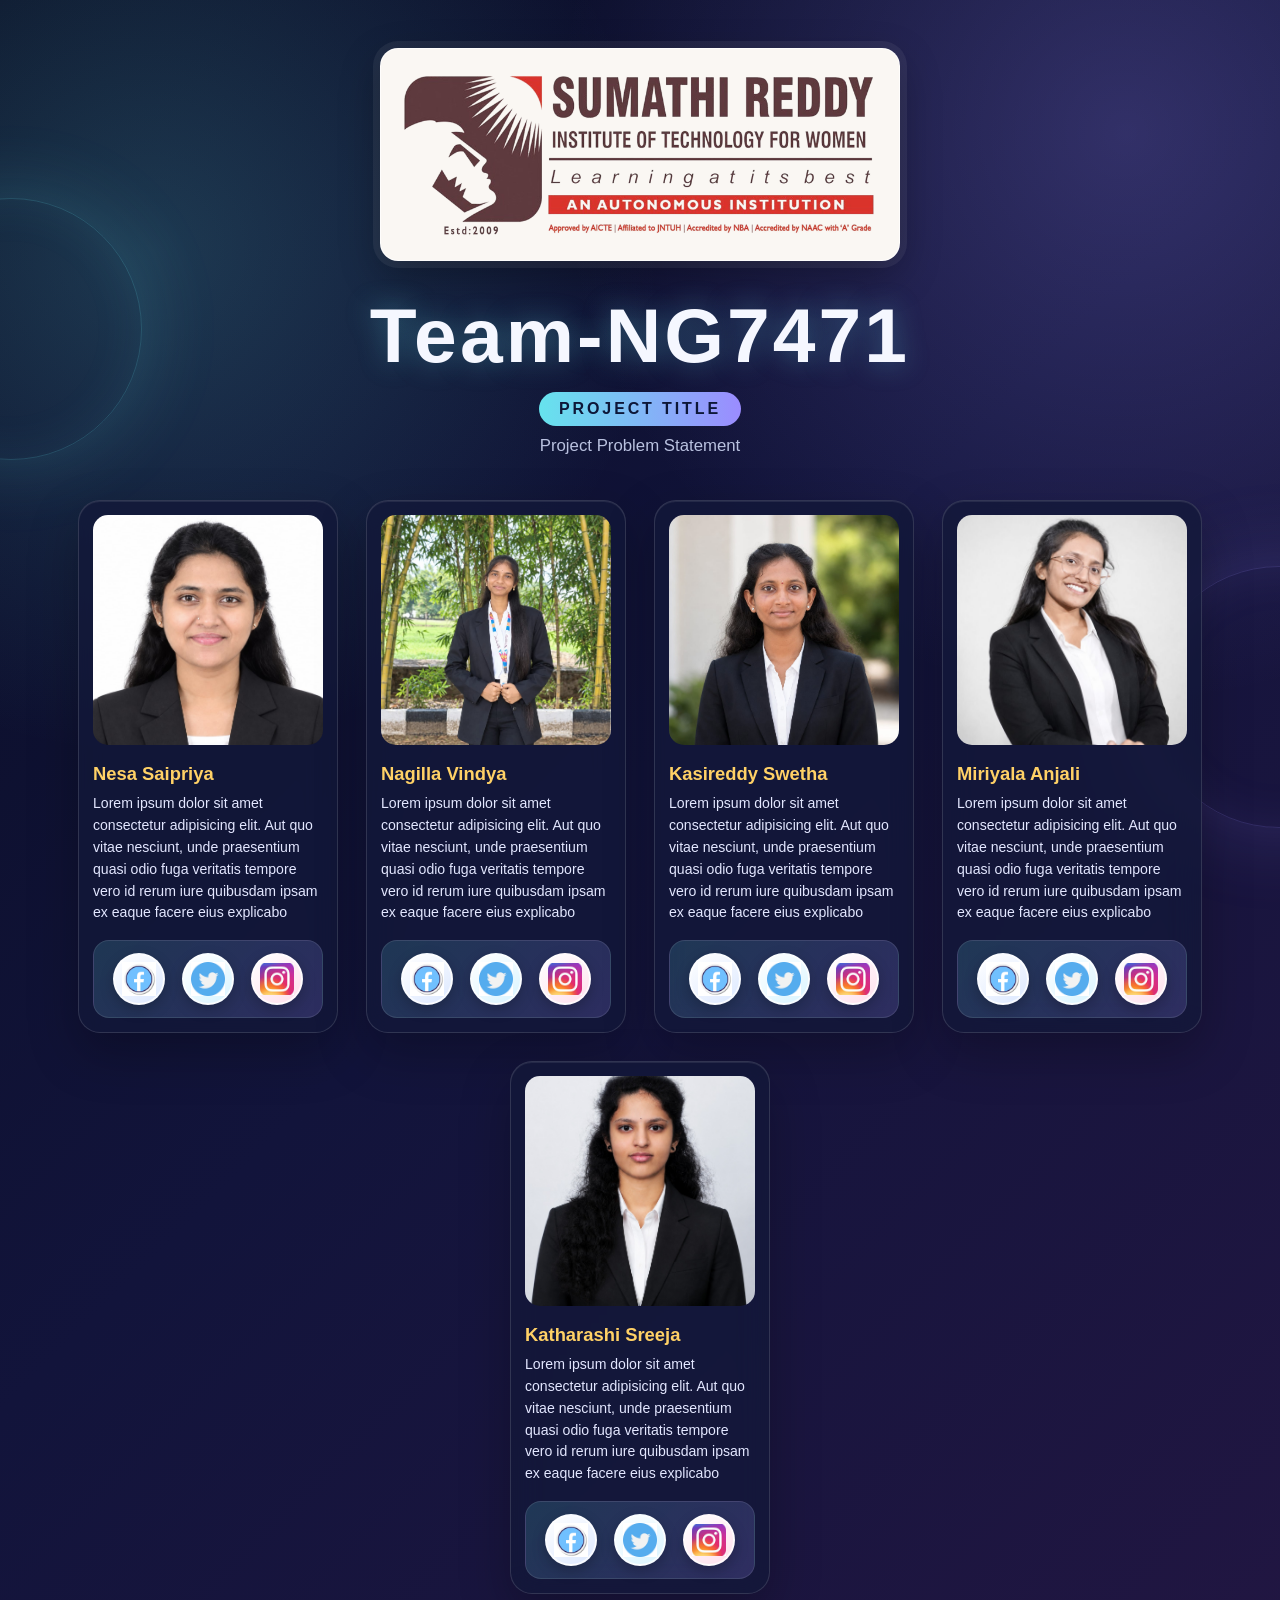
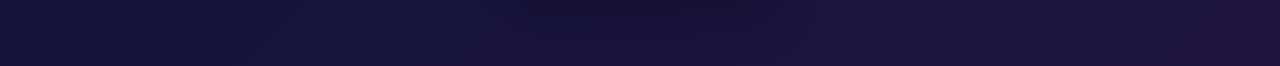
<file: index.html>
<!DOCTYPE html>
<html lang="en">
<head>
    <meta charset="UTF-8">
    <meta name="viewport" content="width=device-width, initial-scale=1.0">
    <title>Team-NG7471</title>
    <link rel="stylesheet" href="index.css">
</head>
<body>
    <img src="clglogo.png" alt="">
    <div class="title">
        <h1>Team-NG7471</h1>
        <h2>Project Title</h2>
        <p>Project Problem Statement</p>
   </div>
   <div class="container">
    <div class="card">
        <img src="img1.jpeg" alt="">
        <div class="content">
            <h3>Nesa Saipriya</h3>
            <p>Lorem ipsum dolor sit amet consectetur adipisicing elit. Aut quo vitae nesciunt, unde praesentium quasi odio fuga veritatis tempore vero id rerum iure quibusdam ipsam ex eaque facere eius explicabo </p>
            <div class="social-icon">
                <div class="icon">
                    <img src="iconf.png" alt="">
                </div>
                <div class="icon">
                    <img src="icont.png" alt="">
                </div>
                <div class="icon">
                    <img src="iconi.jpeg" alt="">
                </div>
            </div>
        </div>
    </div>
    <div class="card">
        <img src="img2.jpeg" alt="">
        <div class="content">
            <h3>Nagilla Vindya</h3>
            <p>Lorem ipsum dolor sit amet consectetur adipisicing elit. Aut quo vitae nesciunt, unde praesentium quasi odio fuga veritatis tempore vero id rerum iure quibusdam ipsam ex eaque facere eius explicabo </p>
            <div class="social-icon">
                <div class="icon">
                    <img src="iconf.png" alt="">
                </div>
                <div class="icon">
                    <img src="icont.png" alt="">
                </div>
                <div class="icon">
                    <img src="iconi.jpeg" alt="">
                </div>
            </div>
        </div>
    </div>
    <div class="card">
        <img src="img3.jpeg" alt="">
        <div class="content">
            <h3>Kasireddy Swetha</h3>
            <p>Lorem ipsum dolor sit amet consectetur adipisicing elit. Aut quo vitae nesciunt, unde praesentium quasi odio fuga veritatis tempore vero id rerum iure quibusdam ipsam ex eaque facere eius explicabo </p>
            <div class="social-icon">
                <div class="icon">
                    <img src="iconf.png" alt="">
                </div>
                <div class="icon">
                    <img src="icont.png" alt="">
                </div>
                <div class="icon">
                    <img src="iconi.jpeg" alt="">
                </div>
            </div>
        </div>
    </div>
    <div class="card">
        <img src="img4.jpeg" alt="">
        <div class="content">
            <h3>Miriyala Anjali</h3>
            <p>Lorem ipsum dolor sit amet consectetur adipisicing elit. Aut quo vitae nesciunt, unde praesentium quasi odio fuga veritatis tempore vero id rerum iure quibusdam ipsam ex eaque facere eius explicabo </p>
            <div class="social-icon">
                <div class="icon">
                    <img src="iconf.png" alt="">
                </div>
                <div class="icon">
                    <img src="icont.png" alt="">
                </div>
                <div class="icon">
                    <img src="iconi.jpeg" alt="">
                </div>
            </div>
        </div>
    </div>
    <div class="card">
        <img src="img5.jpeg" alt="">
        <div class="content">
            <h3>Katharashi Sreeja</h3>
            <p>Lorem ipsum dolor sit amet consectetur adipisicing elit. Aut quo vitae nesciunt, unde praesentium quasi odio fuga veritatis tempore vero id rerum iure quibusdam ipsam ex eaque facere eius explicabo </p>
            <div class="social-icon">
                <div class="icon">
                    <img src="iconf.png" alt="">
                </div>
                <div class="icon">
                    <img src="icont.png" alt="">
                </div>
                <div class="icon">
                    <img src="iconi.jpeg" alt="">
                </div>
            </div>
        </div>
    </div>
   </div>

    
</body>
</html>
</file>
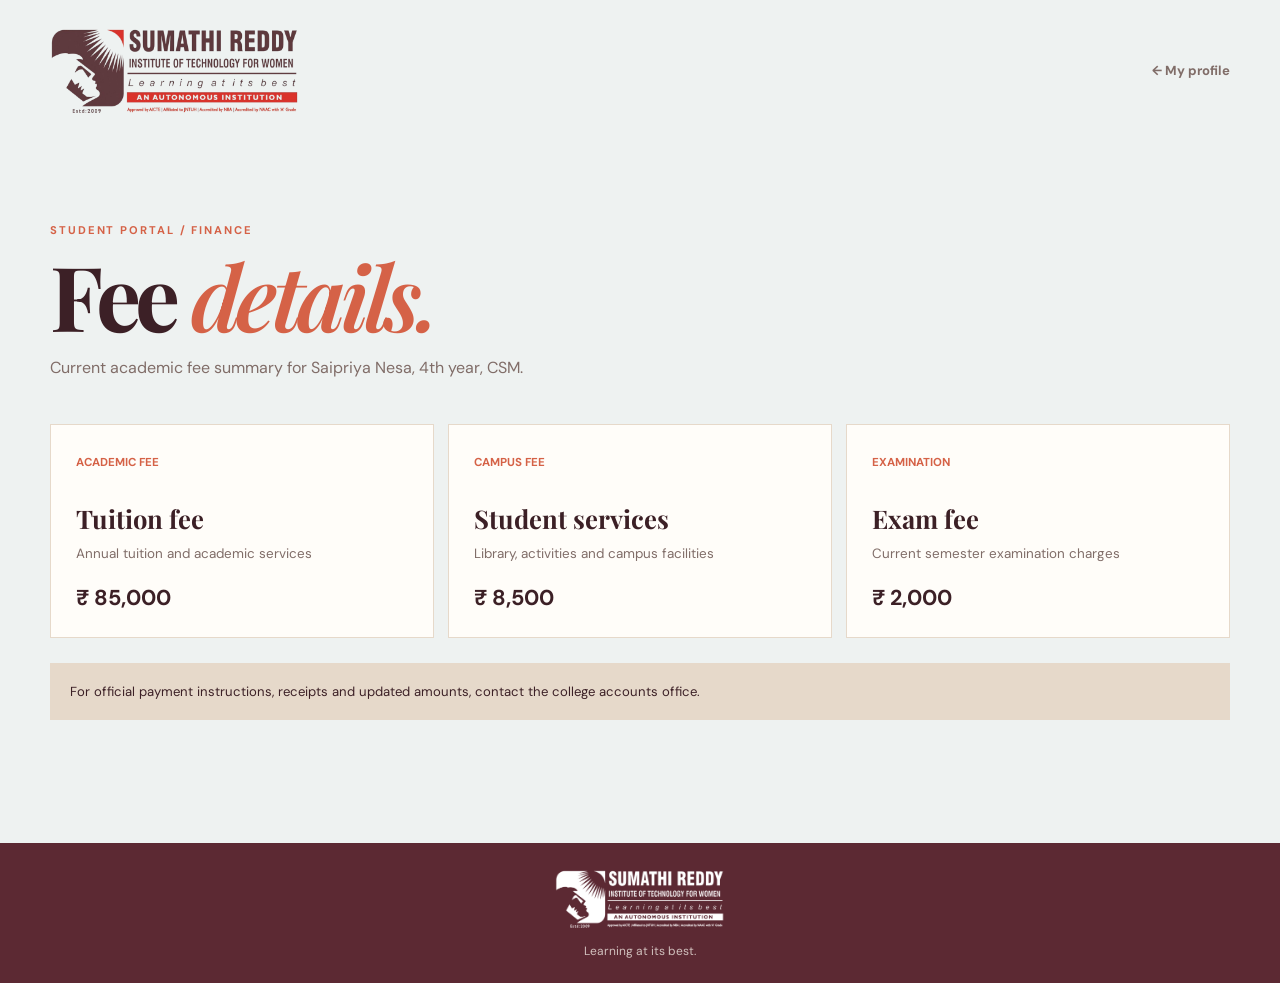
<file: fees.html>
<!DOCTYPE html>
<html lang="en">
<head>
    <meta charset="UTF-8">
    <meta name="viewport" content="width=device-width, initial-scale=1.0">
    <title>Fee Details | SRITW</title>
    <link rel="preconnect" href="https://fonts.googleapis.com">
    <link rel="preconnect" href="https://fonts.gstatic.com" crossorigin>
    <link href="https://fonts.googleapis.com/css2?family=DM+Sans:wght@400;500;600;700&family=Playfair+Display:wght@600;700&display=swap" rel="stylesheet">
    <link rel="stylesheet" href="portal.css">
</head>
<body>
    <header class="portal-header"><a class="portal-logo" href="index2.html"><img src="clglogo.png" alt="Sumathi Reddy Institute of Technology for Women"></a><a class="portal-home" href="profile.html">← My profile</a></header>
    <main class="detail-shell">
        <section class="detail-heading"><p class="eyebrow">Student portal / Finance</p><h1>Fee <em>details.</em></h1><p>Current academic fee summary for Saipriya Nesa, 4th year, CSM.</p></section>
        <section class="detail-grid">
            <article class="detail-card"><b>ACADEMIC FEE</b><h2>Tuition fee</h2><p>Annual tuition and academic services</p><strong>₹ 85,000</strong></article>
            <article class="detail-card"><b>CAMPUS FEE</b><h2>Student services</h2><p>Library, activities and campus facilities</p><strong>₹ 8,500</strong></article>
            <article class="detail-card"><b>EXAMINATION</b><h2>Exam fee</h2><p>Current semester examination charges</p><strong>₹ 2,000</strong></article>
        </section>
        <p class="detail-note">For official payment instructions, receipts and updated amounts, contact the college accounts office.</p>
    </main>
    <footer class="portal-footer"><img src="clglogo.png" alt="SRITW logo"><p>Learning at its best.</p></footer>
</body>
</html>
</file>
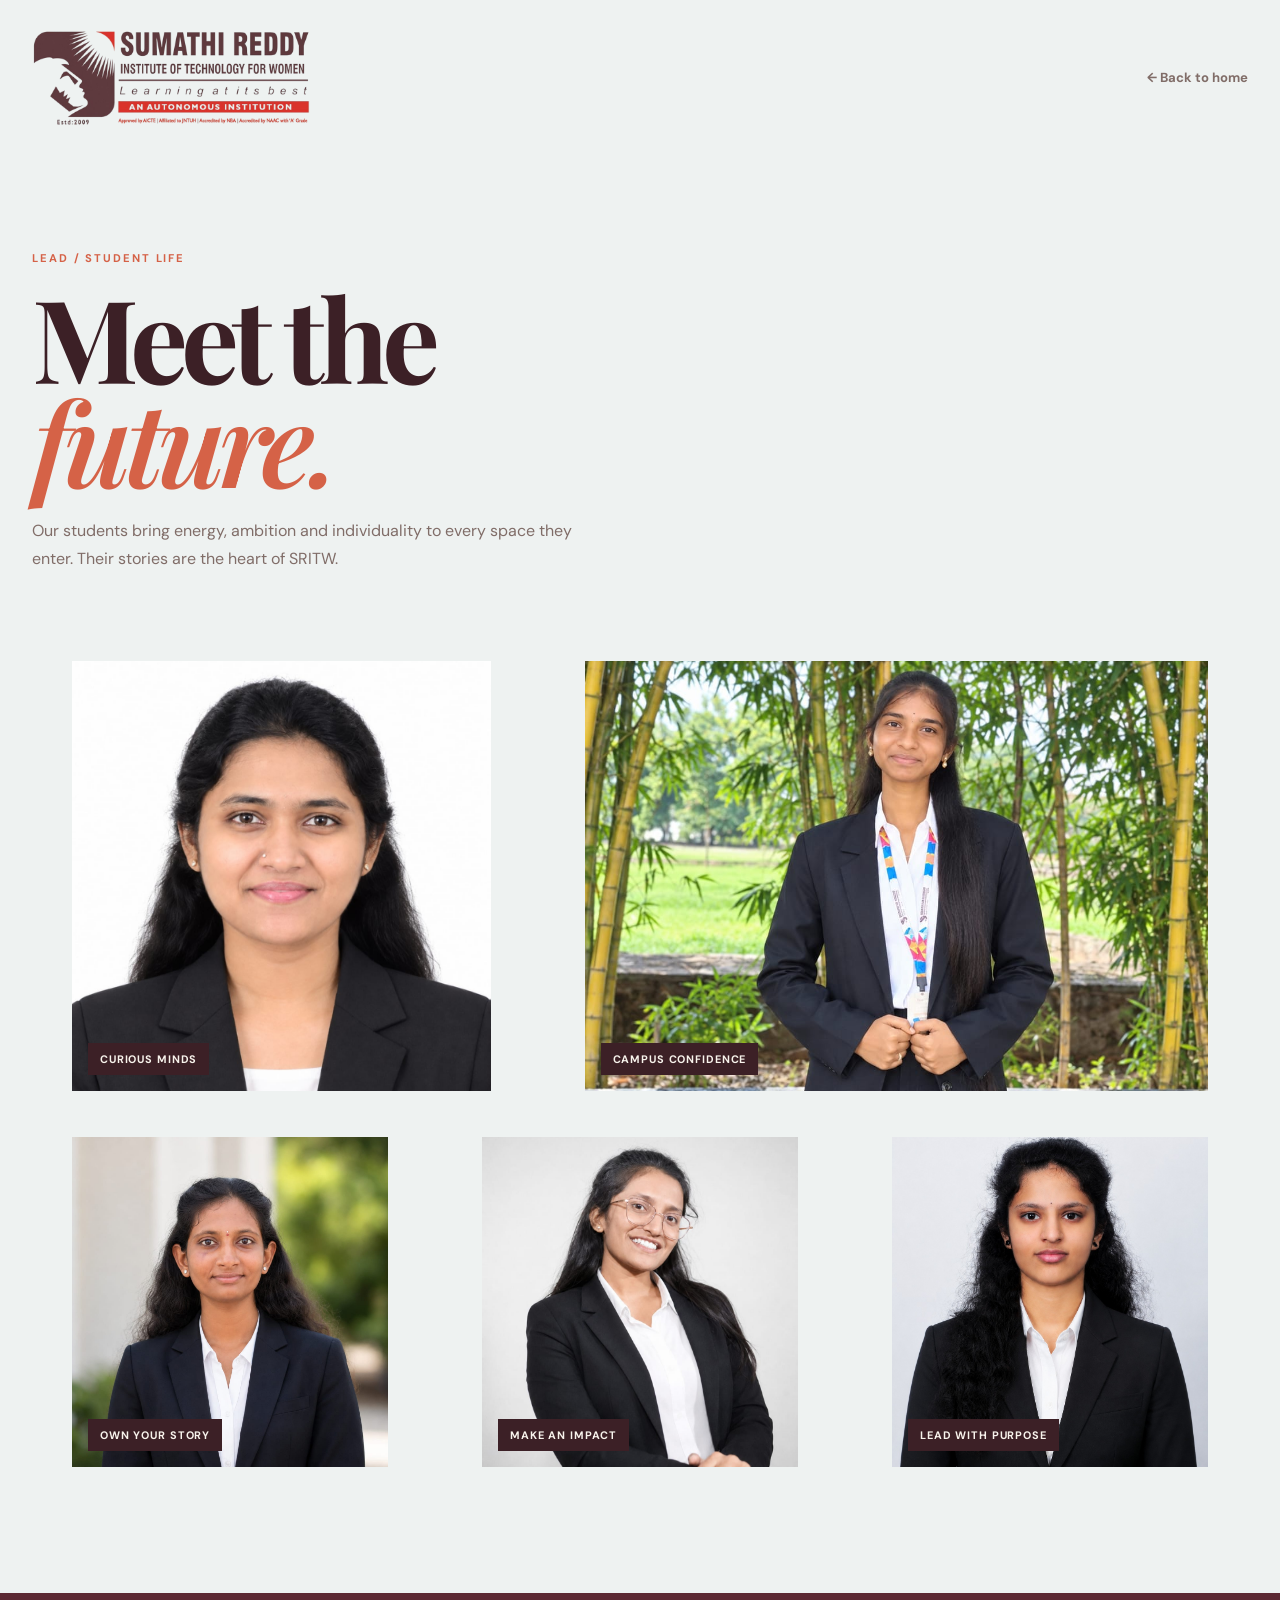
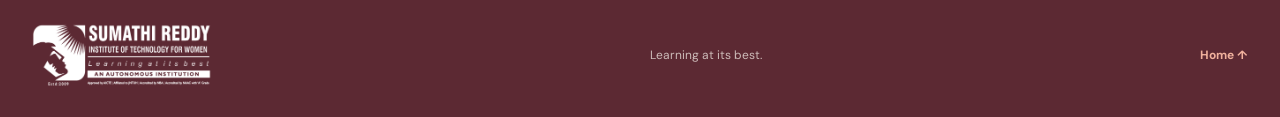
<file: lead.html>
<!DOCTYPE html>
<html lang="en">
<head>
    <meta charset="UTF-8">
    <meta name="viewport" content="width=device-width, initial-scale=1.0">
    <title>Student Life | SRITW</title>
    <link rel="preconnect" href="https://fonts.googleapis.com">
    <link rel="preconnect" href="https://fonts.gstatic.com" crossorigin>
    <link href="https://fonts.googleapis.com/css2?family=DM+Sans:wght@400;500;600;700&family=Playfair+Display:wght@600;700&display=swap" rel="stylesheet">
    <link rel="stylesheet" href="pages.css">
</head>
<body class="photo-page">
    <header class="page-header">
        <a class="page-logo" href="index2.html"><img src="clglogo.png" alt="Sumathi Reddy Institute of Technology for Women"></a>
        <a class="back-link" href="index2.html">← Back to home</a>
    </header>
    <main>
        <section class="page-hero">
            <p class="eyebrow">Lead / Student life</p>
            <h1>Meet the<br><em>future.</em></h1>
            <p>Our students bring energy, ambition and individuality to every space they enter. Their stories are the heart of SRITW.</p>
        </section>
        <section class="photo-grid" aria-label="SRITW student gallery">
            <figure class="photo-card"><img src="img1.jpeg" alt="SRITW student portrait"><span>Curious minds</span></figure>
            <figure class="photo-card"><img src="img2.jpeg" alt="SRITW student on campus"><span>Campus confidence</span></figure>
            <figure class="photo-card"><img src="img3.jpeg" alt="SRITW student in the garden"><span>Own your story</span></figure>
            <figure class="photo-card"><img src="img4.jpeg" alt="Smiling SRITW student"><span>Make an impact</span></figure>
            <figure class="photo-card"><img src="img5.jpeg" alt="SRITW student portrait"><span>Lead with purpose</span></figure>
        </section>
    </main>
    <footer class="page-footer"><img src="clglogo.png" alt="SRITW logo"><p>Learning at its best.</p><a href="index2.html">Home ↑</a></footer>
</body>
</html>
</file>
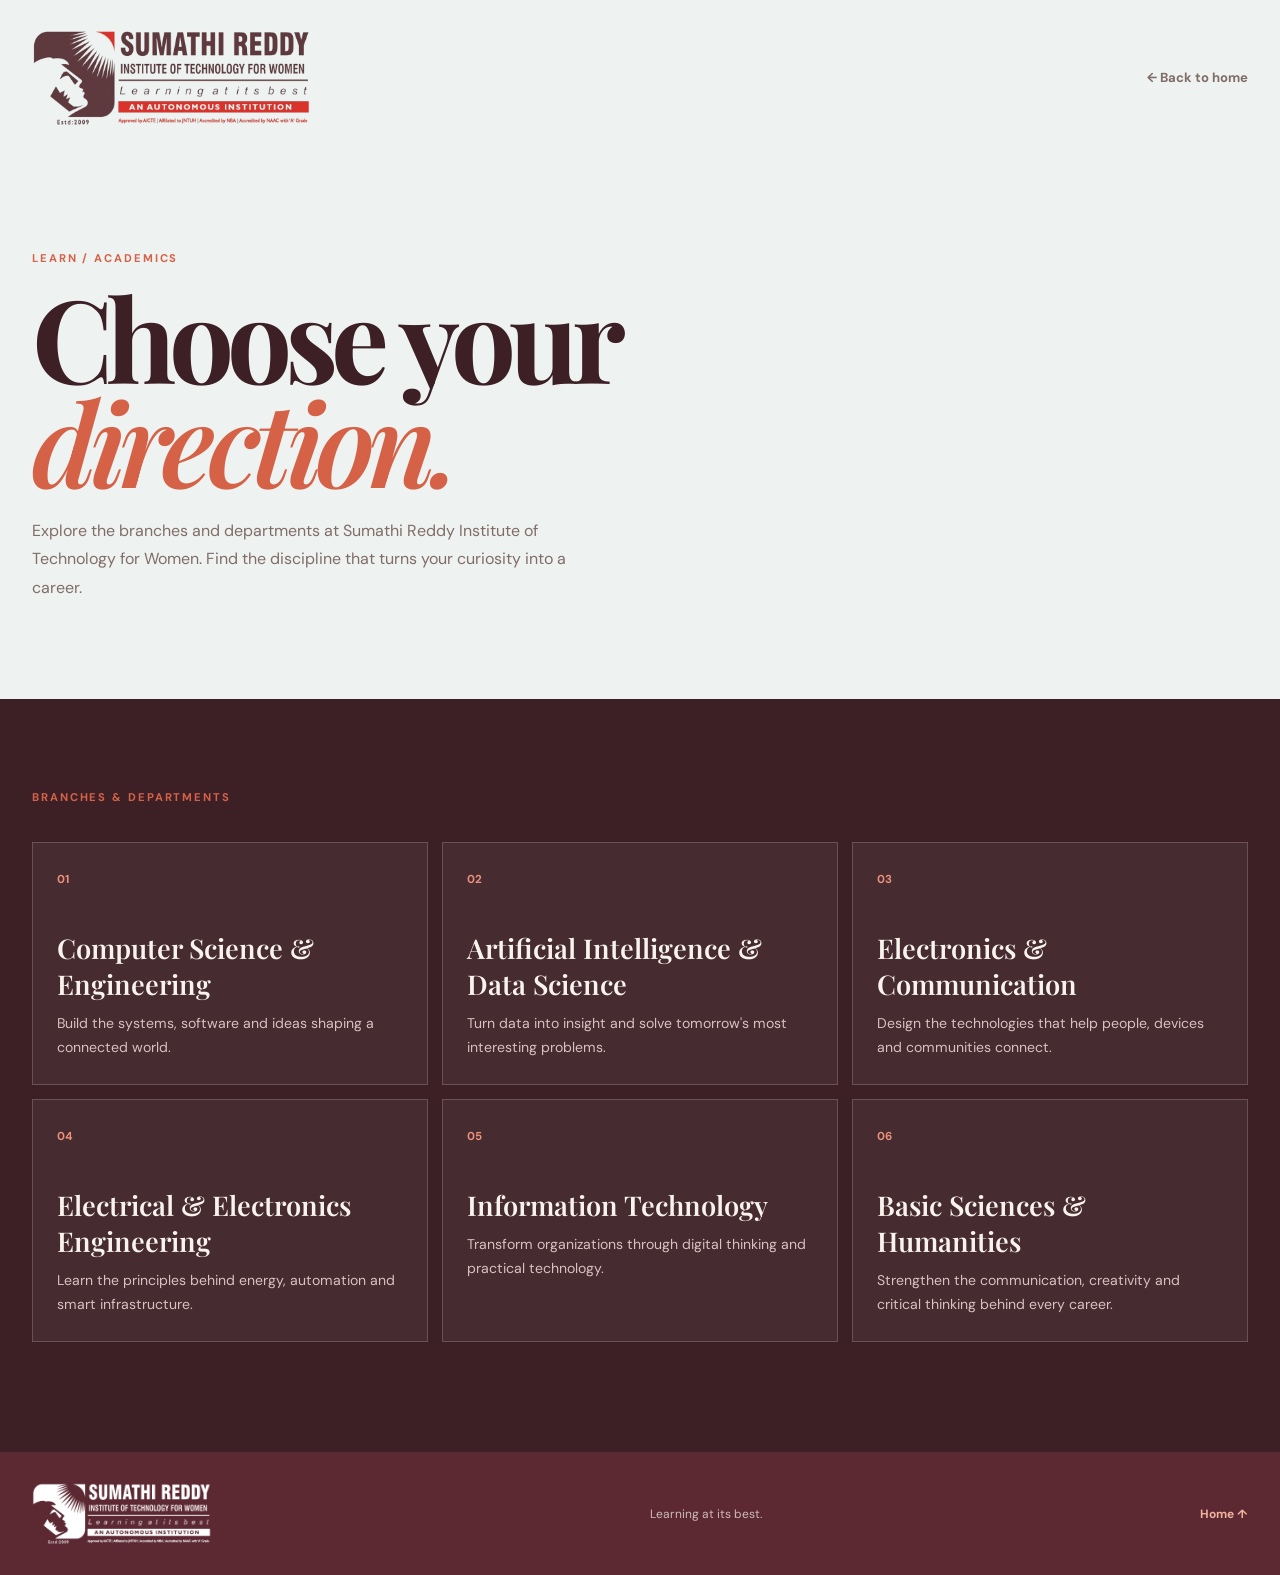
<file: learn.html>
<!DOCTYPE html>
<html lang="en">
<head>
    <meta charset="UTF-8">
    <meta name="viewport" content="width=device-width, initial-scale=1.0">
    <title>Branches & Departments | SRITW</title>
    <link rel="preconnect" href="https://fonts.googleapis.com">
    <link rel="preconnect" href="https://fonts.gstatic.com" crossorigin>
    <link href="https://fonts.googleapis.com/css2?family=DM+Sans:wght@400;500;600;700&family=Playfair+Display:wght@600;700&display=swap" rel="stylesheet">
    <link rel="stylesheet" href="pages.css">
</head>
<body>
    <header class="page-header">
        <a class="page-logo" href="index2.html"><img src="clglogo.png" alt="Sumathi Reddy Institute of Technology for Women"></a>
        <a class="back-link" href="index2.html">← Back to home</a>
    </header>
    <main>
        <section class="page-hero">
            <p class="eyebrow">Learn / Academics</p>
            <h1>Choose your<br><em>direction.</em></h1>
            <p>Explore the branches and departments at Sumathi Reddy Institute of Technology for Women. Find the discipline that turns your curiosity into a career.</p>
        </section>
        <section class="department-section">
            <p class="section-label">Branches & departments</p>
            <div class="department-grid">
                <article class="department"><b>01</b><h2>Computer Science & Engineering</h2><p>Build the systems, software and ideas shaping a connected world.</p></article>
                <article class="department"><b>02</b><h2>Artificial Intelligence & Data Science</h2><p>Turn data into insight and solve tomorrow's most interesting problems.</p></article>
                <article class="department"><b>03</b><h2>Electronics & Communication</h2><p>Design the technologies that help people, devices and communities connect.</p></article>
                <article class="department"><b>04</b><h2>Electrical & Electronics Engineering</h2><p>Learn the principles behind energy, automation and smart infrastructure.</p></article>
                <article class="department"><b>05</b><h2>Information Technology</h2><p>Transform organizations through digital thinking and practical technology.</p></article>
                <article class="department"><b>06</b><h2>Basic Sciences & Humanities</h2><p>Strengthen the communication, creativity and critical thinking behind every career.</p></article>
            </div>
        </section>
    </main>
    <footer class="page-footer"><img src="clglogo.png" alt="SRITW logo"><p>Learning at its best.</p><a href="index2.html">Home ↑</a></footer>
</body>
</html>
</file>
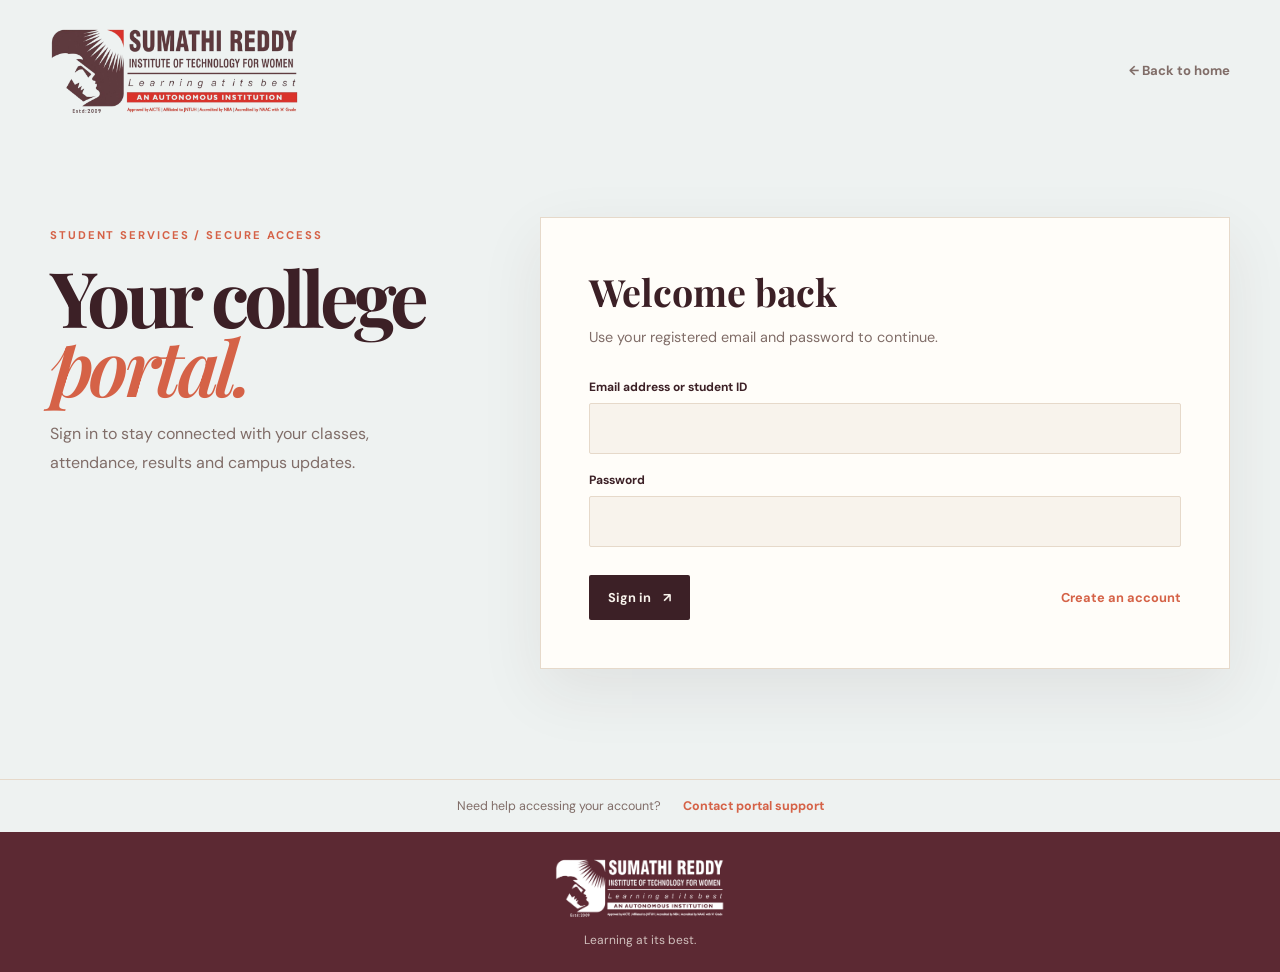
<file: login.html>
<!DOCTYPE html>
<html lang="en">
<head>
    <meta charset="UTF-8">
    <meta name="viewport" content="width=device-width, initial-scale=1.0">
    <title>College Portal Login | SRITW</title>
    <link rel="preconnect" href="https://fonts.googleapis.com">
    <link rel="preconnect" href="https://fonts.gstatic.com" crossorigin>
    <link href="https://fonts.googleapis.com/css2?family=DM+Sans:wght@400;500;600;700&family=Playfair+Display:wght@600;700&display=swap" rel="stylesheet">
    <link rel="stylesheet" href="portal.css">
</head>
<body>
    <header class="portal-header">
        <a class="portal-logo" href="index2.html"><img src="clglogo.png" alt="Sumathi Reddy Institute of Technology for Women"></a>
        <a class="portal-home" href="index2.html">← Back to home</a>
    </header>
    <main class="portal-shell">
        <section class="portal-intro"><p class="eyebrow">Student services / Secure access</p><h1>Your college<br><em>portal.</em></h1><p>Sign in to stay connected with your classes, attendance, results and campus updates.</p></section>
        <section class="portal-card">
            <h2>Welcome back</h2><p>Use your registered email and password to continue.</p>
            <form action="profile.html" method="get">
                <div class="form-grid">
                    <div class="field full"><label for="login-email">Email address or student ID</label><input id="login-email" name="email" type="text" autocomplete="username" required></div>
                    <div class="field full"><label for="login-password">Password</label><input id="login-password" name="password" type="password" autocomplete="current-password" required></div>
                </div>
                <div class="form-actions"><button class="primary-button" type="submit">Sign in <span>↗</span></button><a class="secondary-link" href="registration.html">Create an account</a></div>
            </form>
        </section>
    </main>
    <div class="portal-switch">Need help accessing your account? <a href="mailto:portal@sritw.org">Contact portal support</a></div>
    <footer class="portal-footer"><img src="clglogo.png" alt="SRITW logo"><p>Learning at its best.</p></footer>
</body>
</html>
</file>
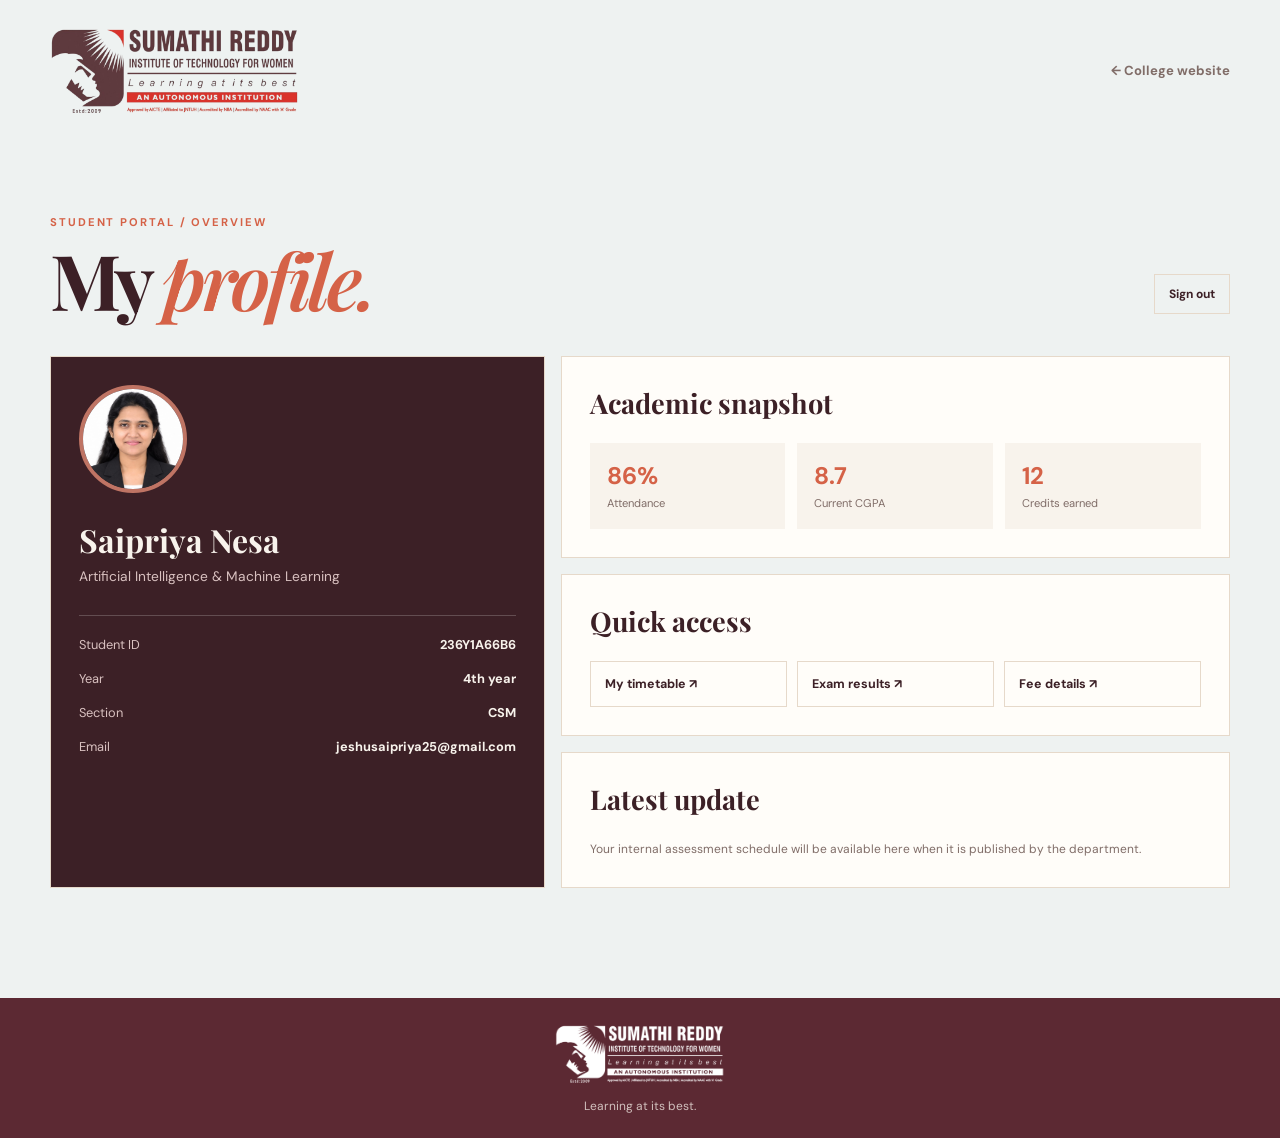
<file: profile.html>
<!DOCTYPE html>
<html lang="en">
<head>
    <meta charset="UTF-8">
    <meta name="viewport" content="width=device-width, initial-scale=1.0">
    <title>My Profile | SRITW College Portal</title>
    <link rel="preconnect" href="https://fonts.googleapis.com">
    <link rel="preconnect" href="https://fonts.gstatic.com" crossorigin>
    <link href="https://fonts.googleapis.com/css2?family=DM+Sans:wght@400;500;600;700&family=Playfair+Display:wght@600;700&display=swap" rel="stylesheet">
    <link rel="stylesheet" href="portal.css">
</head>
<body>
    <header class="portal-header">
        <a class="portal-logo" href="index2.html"><img src="clglogo.png" alt="Sumathi Reddy Institute of Technology for Women"></a>
        <a class="portal-home" href="index2.html">← College website</a>
    </header>
    <main class="profile-shell">
        <div class="profile-heading"><div><p class="eyebrow">Student portal / Overview</p><h1>My <em>profile.</em></h1></div><a class="logout" href="login.html">Sign out</a></div>
        <div class="profile-grid">
            <section class="profile-card">
                <img class="profile-photo" src="img1.jpeg" alt="Saipriya Nesa profile photo"><h2>Saipriya Nesa</h2><p>Artificial Intelligence &amp; Machine Learning</p>
                <div class="profile-details"><div><span>Student ID</span><strong>236Y1A66B6</strong></div><div><span>Year</span><strong>4th year</strong></div><div><span>Section</span><strong>CSM</strong></div><div><span>Email</span><strong>jeshusaipriya25@gmail.com</strong></div></div>
            </section>
            <div>
                <section class="dashboard-card"><h3>Academic snapshot</h3><div class="stat-grid"><div class="stat"><b>86%</b><span>Attendance</span></div><div class="stat"><b>8.7</b><span>Current CGPA</span></div><div class="stat"><b>12</b><span>Credits earned</span></div></div></section>
                <section class="dashboard-card"><h3>Quick access</h3><div class="quick-links"><a href="timetable.html">My timetable ↗</a><a href="https://jntuhresults.in/" target="_blank" rel="noopener noreferrer">Exam results ↗</a><a href="fees.html">Fee details ↗</a></div></section>
                <section class="dashboard-card"><h3>Latest update</h3><p class="form-note">Your internal assessment schedule will be available here when it is published by the department.</p></section>
            </div>
        </div>
    </main>
    <footer class="portal-footer"><img src="clglogo.png" alt="SRITW logo"><p>Learning at its best.</p></footer>
</body>
</html>
</file>
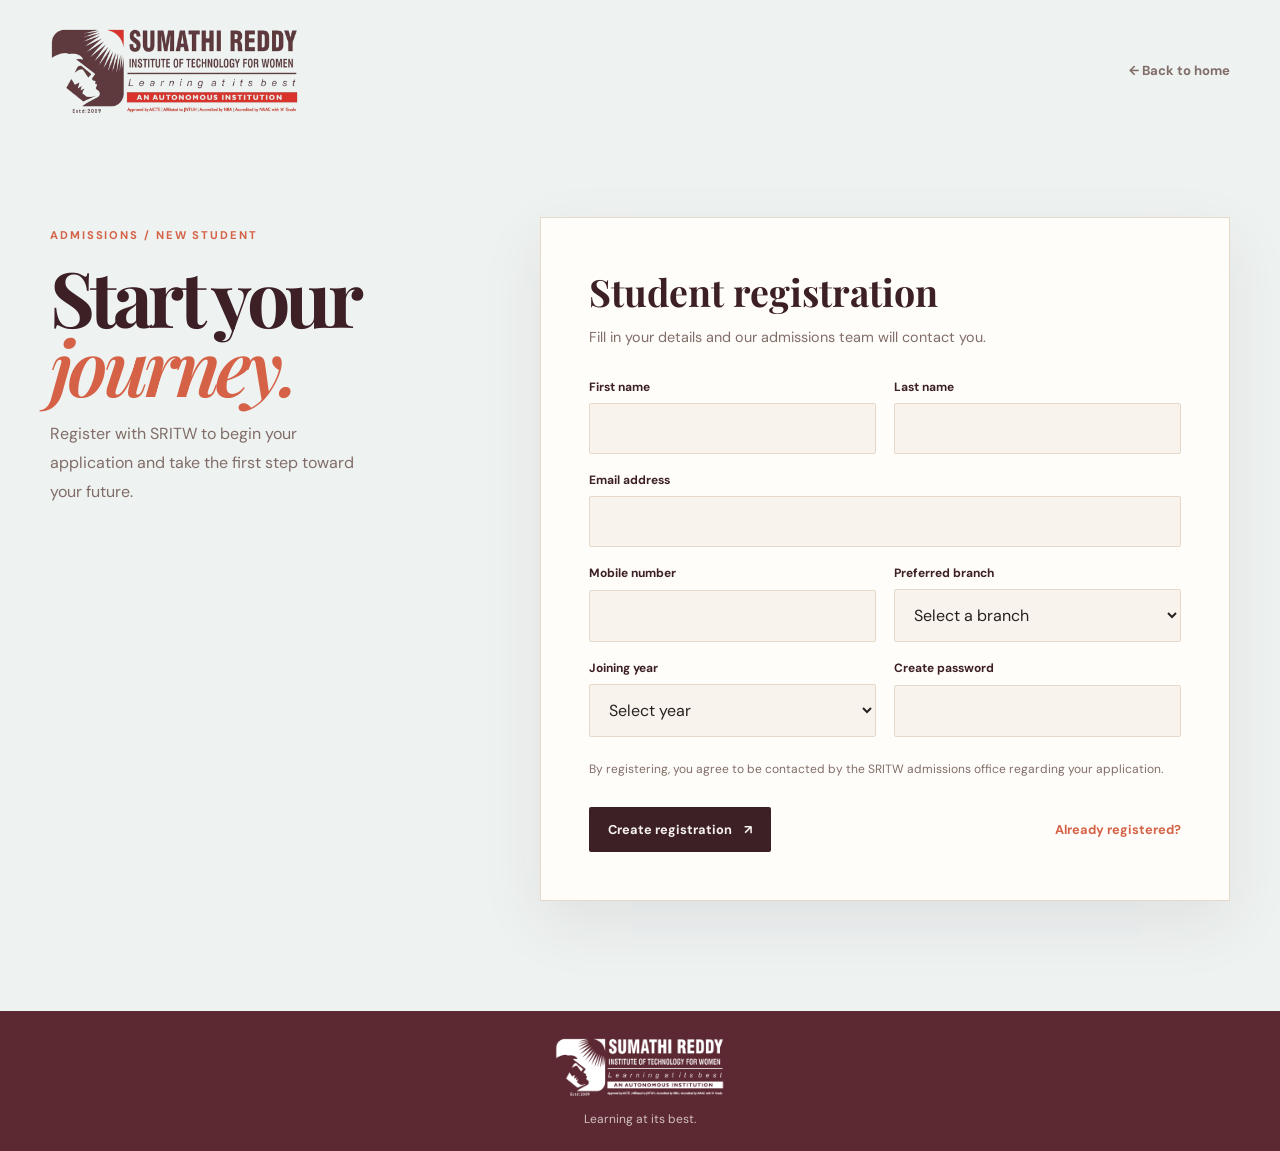
<file: registration.html>
<!DOCTYPE html>
<html lang="en">
<head>
    <meta charset="UTF-8">
    <meta name="viewport" content="width=device-width, initial-scale=1.0">
    <title>Student Registration | SRITW</title>
    <link rel="preconnect" href="https://fonts.googleapis.com">
    <link rel="preconnect" href="https://fonts.gstatic.com" crossorigin>
    <link href="https://fonts.googleapis.com/css2?family=DM+Sans:wght@400;500;600;700&family=Playfair+Display:wght@600;700&display=swap" rel="stylesheet">
    <link rel="stylesheet" href="portal.css">
</head>
<body>
    <header class="portal-header">
        <a class="portal-logo" href="index2.html"><img src="clglogo.png" alt="Sumathi Reddy Institute of Technology for Women"></a>
        <a class="portal-home" href="index2.html">← Back to home</a>
    </header>
    <main class="portal-shell">
        <section class="portal-intro"><p class="eyebrow">Admissions / New student</p><h1>Start your<br><em>journey.</em></h1><p>Register with SRITW to begin your application and take the first step toward your future.</p></section>
        <section class="portal-card">
            <h2>Student registration</h2><p>Fill in your details and our admissions team will contact you.</p>
            <form action="registration.html" method="get">
                <div class="form-grid">
                    <div class="field"><label for="first-name">First name</label><input id="first-name" name="first-name" type="text" required></div>
                    <div class="field"><label for="last-name">Last name</label><input id="last-name" name="last-name" type="text" required></div>
                    <div class="field full"><label for="email">Email address</label><input id="email" name="email" type="email" required></div>
                    <div class="field"><label for="phone">Mobile number</label><input id="phone" name="phone" type="tel" required></div>
                    <div class="field"><label for="course">Preferred branch</label><select id="course" name="course" required><option value="">Select a branch</option><option>Computer Science & Engineering</option><option>Artificial Intelligence & Data Science</option><option>Electronics & Communication</option><option>Electrical & Electronics Engineering</option><option>Information Technology</option></select></div>
                    <div class="field"><label for="year">Joining year</label><select id="year" name="year" required><option value="">Select year</option><option>2026 - 2027</option><option>2027 - 2028</option></select></div>
                    <div class="field"><label for="password">Create password</label><input id="password" name="password" type="password" minlength="8" required></div>
                </div>
                <p class="form-note">By registering, you agree to be contacted by the SRITW admissions office regarding your application.</p>
                <div class="form-actions"><button class="primary-button" type="submit">Create registration <span>↗</span></button><a class="secondary-link" href="login.html">Already registered?</a></div>
            </form>
        </section>
    </main>
    <footer class="portal-footer"><img src="clglogo.png" alt="SRITW logo"><p>Learning at its best.</p></footer>
</body>
</html>
</file>
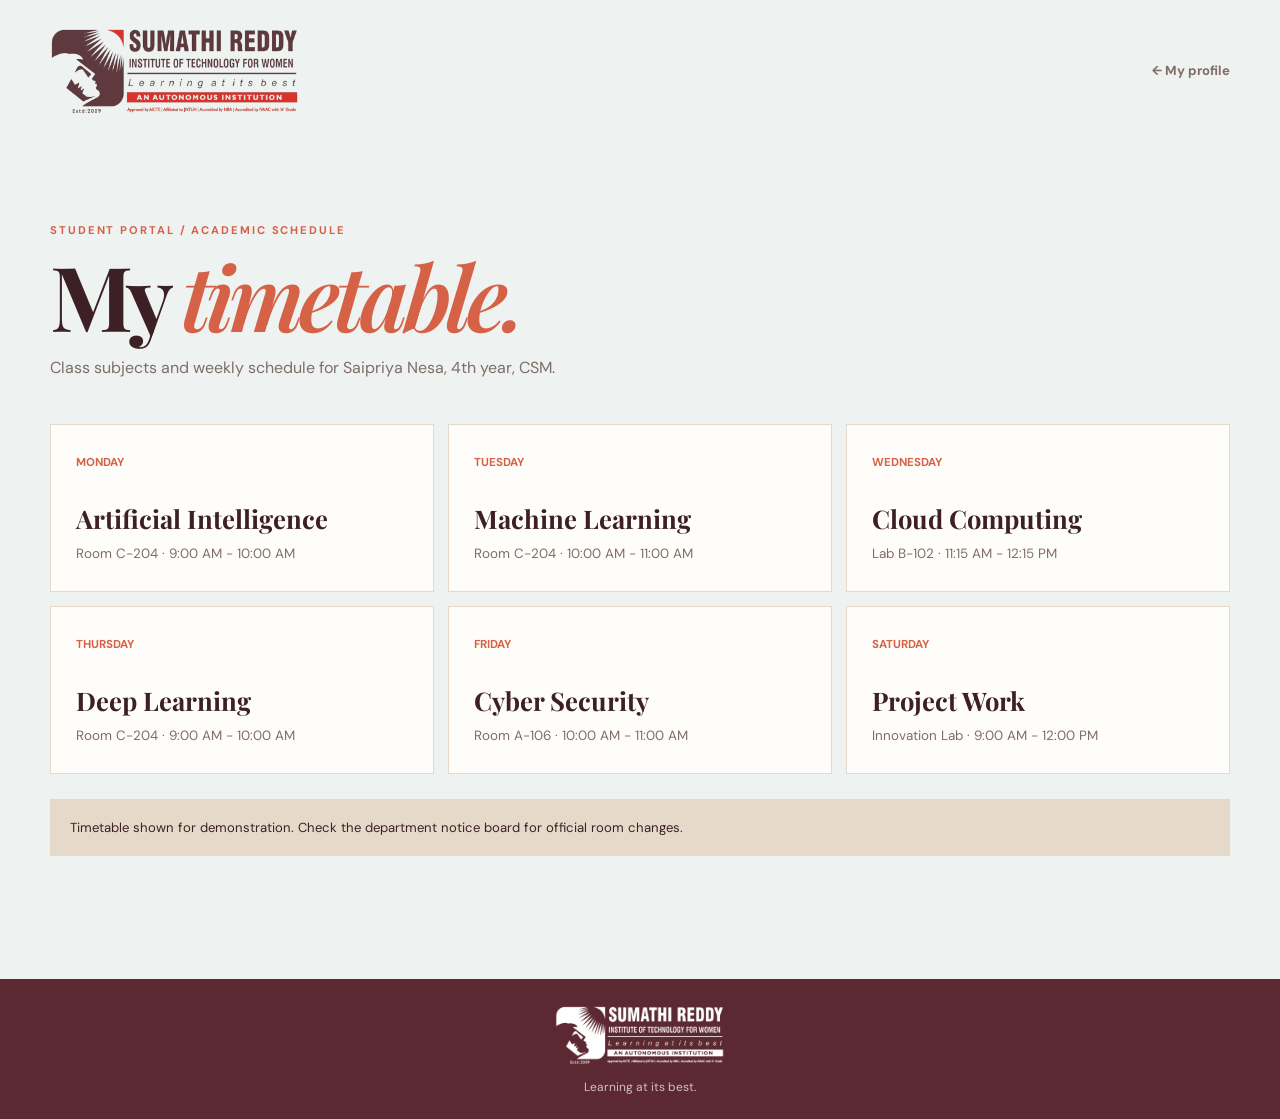
<file: timetable.html>
<!DOCTYPE html>
<html lang="en">
<head>
    <meta charset="UTF-8">
    <meta name="viewport" content="width=device-width, initial-scale=1.0">
    <title>My Timetable | SRITW</title>
    <link rel="preconnect" href="https://fonts.googleapis.com">
    <link rel="preconnect" href="https://fonts.gstatic.com" crossorigin>
    <link href="https://fonts.googleapis.com/css2?family=DM+Sans:wght@400;500;600;700&family=Playfair+Display:wght@600;700&display=swap" rel="stylesheet">
    <link rel="stylesheet" href="portal.css">
</head>
<body>
    <header class="portal-header"><a class="portal-logo" href="index2.html"><img src="clglogo.png" alt="Sumathi Reddy Institute of Technology for Women"></a><a class="portal-home" href="profile.html">← My profile</a></header>
    <main class="detail-shell">
        <section class="detail-heading"><p class="eyebrow">Student portal / Academic schedule</p><h1>My <em>timetable.</em></h1><p>Class subjects and weekly schedule for Saipriya Nesa, 4th year, CSM.</p></section>
        <section class="detail-grid">
            <article class="detail-card"><b>MONDAY</b><h2>Artificial Intelligence</h2><p>Room C-204 · 9:00 AM - 10:00 AM</p></article>
            <article class="detail-card"><b>TUESDAY</b><h2>Machine Learning</h2><p>Room C-204 · 10:00 AM - 11:00 AM</p></article>
            <article class="detail-card"><b>WEDNESDAY</b><h2>Cloud Computing</h2><p>Lab B-102 · 11:15 AM - 12:15 PM</p></article>
            <article class="detail-card"><b>THURSDAY</b><h2>Deep Learning</h2><p>Room C-204 · 9:00 AM - 10:00 AM</p></article>
            <article class="detail-card"><b>FRIDAY</b><h2>Cyber Security</h2><p>Room A-106 · 10:00 AM - 11:00 AM</p></article>
            <article class="detail-card"><b>SATURDAY</b><h2>Project Work</h2><p>Innovation Lab · 9:00 AM - 12:00 PM</p></article>
        </section>
        <p class="detail-note">Timetable shown for demonstration. Check the department notice board for official room changes.</p>
    </main>
    <footer class="portal-footer"><img src="clglogo.png" alt="SRITW logo"><p>Learning at its best.</p></footer>
</body>
</html>
</file>
<file: index.css>
:root {
    --ink: #f5f7ff;
    --muted: #b9c1df;
    --violet: #9b8cff;
    --cyan: #66e3ed;
    --panel: rgba(19, 24, 57, 0.76);
}

* {
    box-sizing: border-box;
    font-family: "Trebuchet MS", "Segoe UI", sans-serif;
}

body {
    min-height: 100vh;
    margin: 0;
    padding: 48px 24px 72px;
    color: var(--ink);
    background: #090d24;
    background-image:
        radial-gradient(circle at 12% 15%, rgba(102, 227, 237, 0.2), transparent 28%),
        radial-gradient(circle at 88% 8%, rgba(155, 140, 255, 0.24), transparent 30%),
        linear-gradient(135deg, #090d24 0%, #12143b 48%, #211642 100%);
    overflow-x: hidden;
    position: relative;
}

body::before,
body::after {
    content: "";
    position: fixed;
    z-index: -1;
    width: 260px;
    height: 260px;
    border: 1px solid rgba(102, 227, 237, 0.2);
    border-radius: 50%;
    animation: drift 12s ease-in-out infinite alternate;
}

body::before {
    top: 22%;
    left: -120px;
    box-shadow: 0 0 80px rgba(102, 227, 237, 0.18), inset 0 0 50px rgba(102, 227, 237, 0.08);
}

body::after {
    right: -130px;
    bottom: 8%;
    border-color: rgba(155, 140, 255, 0.2);
    box-shadow: 0 0 90px rgba(155, 140, 255, 0.2), inset 0 0 50px rgba(155, 140, 255, 0.08);
    animation-delay: -5s;
}

body > img {
    display: block;
    width: min(520px, 92vw);
    height: auto;
    margin: 0 auto 30px;
    padding: 16px 20px;
    background: rgba(255, 252, 247, 0.98);
    border: 1px solid rgba(255, 255, 255, 0.8);
    border-radius: 18px;
    box-shadow: 0 0 0 7px rgba(255, 255, 255, 0.06), 0 14px 40px rgba(0, 0, 0, 0.3);
    animation: logo-arrival 1s ease both;
}

.title {
    max-width: 760px;
    margin: 0 auto 44px;
    text-align: center;
    animation: title-arrival 0.9s 0.15s ease both;
}

h1 {
    margin: 0;
    color: var(--ink);
    font-size: clamp(2.25rem, 7vw, 4.8rem);
    letter-spacing: 0.04em;
    text-shadow: 0 0 28px rgba(102, 227, 237, 0.35);
}

h2 {
    display: inline-block;
    margin: 12px 0 10px;
    padding: 8px 20px;
    color: #0d1738;
    font-size: 1rem;
    letter-spacing: 0.18em;
    text-transform: uppercase;
    background: linear-gradient(90deg, var(--cyan), var(--violet));
    border-radius: 999px;
}

.title p {
    margin: 0;
    color: var(--muted);
    font-size: 1.05rem;
}

.container {
    display: flex;
    max-width: 1420px;
    margin: 0 auto;
    gap: 28px;
    flex-wrap: wrap;
    justify-content: center;
}

.card {
    width: min(260px, 100%);
    padding: 14px;
    color: var(--ink);
    background: var(--panel);
    border: 1px solid rgba(255, 255, 255, 0.13);
    border-radius: 22px;
    box-shadow: 0 20px 50px rgba(0, 0, 0, 0.25), inset 0 1px rgba(255, 255, 255, 0.08);
    backdrop-filter: blur(16px);
    transition: transform 0.45s ease, border-color 0.45s ease, box-shadow 0.45s ease;
    animation: card-arrival 0.75s ease both;
}

.card:nth-child(2) { animation-delay: 0.1s; }
.card:nth-child(3) { animation-delay: 0.2s; }
.card:nth-child(4) { animation-delay: 0.3s; }
.card:nth-child(5) { animation-delay: 0.4s; }

.card:hover {
    transform: translateY(-12px) rotate(1deg);
    border-color: rgba(102, 227, 237, 0.7);
    box-shadow: 0 28px 60px rgba(0, 0, 0, 0.38), 0 0 28px rgba(102, 227, 237, 0.18);
}

.card > img {
    display: block;
    width: 100%;
    aspect-ratio: 1 / 1;
    object-fit: cover;
    border-radius: 15px;
    filter: saturate(0.9);
    transition: transform 0.5s ease, filter 0.5s ease;
}

.card:hover > img {
    transform: scale(1.035);
    filter: saturate(1.15);
}

.content h3 {
    margin: 18px 0 8px;
    color: #ffd166;
    font-size: 1.15rem;
}

.content p {
    min-height: 106px;
    margin: 0 0 16px;
    color: #e3e7ff;
    font-size: 0.88rem;
    line-height: 1.55;
    transform: translateY(0);
    transition: color 0.4s ease, transform 0.4s ease;
}

.card:hover .content p {
    color: #ffffff;
    transform: translateY(-4px);
}

.content p:hover,
.content p:active {
    color: #ffffff;
    transform: translateY(-4px) scale(1.015);
}

.social-icon {
    display: flex;
    justify-content: space-evenly;
    gap: 8px;
    padding: 12px 10px;
    background: linear-gradient(135deg, rgba(102, 227, 237, 0.16), rgba(155, 140, 255, 0.2));
    border: 1px solid rgba(255, 255, 255, 0.1);
    border-radius: 16px;
}

.icon {
    display: grid;
    width: 52px;
    height: 52px;
    place-items: center;
    background: linear-gradient(145deg, #ffffff, #dce8ff);
    border: 2px solid rgba(255, 255, 255, 0.75);
    border-radius: 50%;
    box-shadow: 0 5px 14px rgba(0, 0, 0, 0.22);
    transition: transform 0.35s ease, background 0.35s ease, box-shadow 0.35s ease;
}

.icon:nth-child(2) {
    background: linear-gradient(145deg, #ffffff, #d9f4ff);
}

.icon:nth-child(3) {
    background: linear-gradient(145deg, #ffffff, #ffe0ed);
}

.icon img {
    width: 34px;
    height: 34px;
    object-fit: contain;
    border-radius: 0;
}

.icon:hover {
    transform: translateY(-7px) scale(1.12) rotate(5deg);
    background: #ffffff;
    box-shadow: 0 10px 24px rgba(102, 227, 237, 0.42);
}

.icon:nth-child(1):hover {
    box-shadow: 0 10px 24px rgba(24, 119, 242, 0.55);
}

.icon:nth-child(2):hover {
    box-shadow: 0 10px 24px rgba(29, 161, 242, 0.55);
}

.icon:nth-child(3):hover {
    box-shadow: 0 10px 24px rgba(225, 48, 108, 0.55);
}

@keyframes card-arrival {
    from { opacity: 0; transform: translateY(32px); }
    to { opacity: 1; transform: translateY(0); }
}

@keyframes title-arrival {
    from { opacity: 0; transform: translateY(-18px); }
    to { opacity: 1; transform: translateY(0); }
}

@keyframes logo-arrival {
    from { opacity: 0; transform: scale(0.7) rotate(-8deg); }
    to { opacity: 1; transform: scale(1) rotate(0); }
}

@keyframes drift {
    from { transform: translate(0, -16px) scale(0.95); }
    to { transform: translate(35px, 28px) scale(1.08); }
}

@media (prefers-reduced-motion: reduce) {
    *, *::before, *::after {
        animation-duration: 0.01ms !important;
        animation-iteration-count: 1 !important;
        transition-duration: 0.01ms !important;
    }
}

@media (max-width: 620px) {
    body { padding: 30px 16px 48px; }
    .title { margin-bottom: 30px; }
    .card { width: min(330px, 100%); }
}
</file>
<file: portal.css>
:root {
    --maroon: #3c2026;
    --wine: #5c2933;
    --coral: #d56247;
    --cream: #f8f3ec;
    --sand: #e6d9ca;
    --page-bg: #eef2f1;
    --ink: #2b2021;
    --muted: #806d68;
    --white: #fffdf9;
}

* { box-sizing: border-box; }
body { min-height: 100vh; margin: 0; color: var(--ink); background: var(--page-bg); font-family: "DM Sans", sans-serif; }
body { animation: page-enter .45s ease both; }
a { color: inherit; text-decoration: none; }
img { display: block; max-width: 100%; }

.portal-header { display: flex; align-items: center; justify-content: space-between; width: min(1180px, calc(100% - 48px)); margin: auto; padding: 24px 0; }
.portal-logo img { width: 250px; }
.portal-home { color: var(--muted); font-size: .82rem; font-weight: 700; }
.portal-home:hover, .portal-switch a:hover { color: var(--coral); }

.portal-shell { display: grid; grid-template-columns: .72fr 1.28fr; gap: 8vw; width: min(1180px, calc(100% - 48px)); margin: auto; padding: 75px 0 110px; }
.portal-intro { align-self: start; position: sticky; top: 30px; }
.eyebrow { color: var(--coral); font-size: .7rem; font-weight: 700; letter-spacing: .17em; text-transform: uppercase; }
.portal-intro h1 { margin: 20px 0; color: var(--maroon); font-family: "Playfair Display", serif; font-size: clamp(3.6rem, 6vw, 6rem); letter-spacing: -.06em; line-height: .9; }
.portal-intro h1 em { color: var(--coral); font-weight: 600; }
.portal-intro p:last-child { max-width: 330px; color: var(--muted); line-height: 1.8; }

.portal-card { padding: clamp(24px, 5vw, 48px); background: var(--white); border: 1px solid var(--sand); box-shadow: 0 22px 60px rgba(60, 32, 38, .08); }
.portal-card h2 { margin: 0 0 9px; color: var(--maroon); font-family: "Playfair Display", serif; font-size: 2.35rem; }
.portal-card > p { margin: 0 0 30px; color: var(--muted); font-size: .9rem; line-height: 1.7; }
.form-grid { display: grid; grid-template-columns: 1fr 1fr; gap: 18px; }
.field { display: grid; gap: 8px; }
.field.full { grid-column: 1 / -1; }
.field label { color: var(--maroon); font-size: .75rem; font-weight: 700; }
.field input, .field select { width: 100%; padding: 14px 15px; color: var(--ink); background: var(--cream); border: 1px solid var(--sand); border-radius: 2px; font: inherit; outline: 0; }
.field input:focus, .field select:focus { border-color: var(--coral); box-shadow: 0 0 0 3px rgba(213, 98, 71, .12); }
.form-note { margin: 23px 0 0; color: var(--muted); font-size: .75rem; line-height: 1.6; }
.form-actions { display: flex; align-items: center; justify-content: space-between; gap: 16px; margin-top: 28px; }
.primary-button { display: inline-flex; align-items: center; gap: 12px; padding: 14px 19px; color: var(--cream); background: var(--maroon); border: 0; border-radius: 2px; cursor: pointer; font: inherit; font-size: .8rem; font-weight: 700; }
.primary-button:hover { background: var(--coral); }
.secondary-link { color: var(--coral); font-size: .8rem; font-weight: 700; }

.portal-switch { display: flex; justify-content: center; gap: 22px; padding: 18px 24px; color: var(--muted); border-top: 1px solid var(--sand); font-size: .78rem; }
.portal-switch a { color: var(--coral); font-weight: 700; }

.profile-shell { width: min(1180px, calc(100% - 48px)); margin: auto; padding: 62px 0 110px; }
.profile-heading { display: flex; align-items: end; justify-content: space-between; gap: 25px; margin-bottom: 42px; }
.profile-heading h1 { margin: 16px 0 0; color: var(--maroon); font-family: "Playfair Display", serif; font-size: clamp(3.4rem, 6vw, 6rem); letter-spacing: -.06em; line-height: .9; }
.profile-heading h1 em { color: var(--coral); font-weight: 600; }
.logout { padding: 11px 14px; color: var(--maroon); border: 1px solid var(--sand); font-size: .75rem; font-weight: 700; }
.logout:hover { color: var(--coral); border-color: var(--coral); }
.profile-grid { display: grid; grid-template-columns: .85fr 1.15fr; gap: 16px; }
.profile-card, .dashboard-card { padding: 28px; background: var(--white); border: 1px solid var(--sand); }
.profile-card { color: var(--cream); background: var(--maroon); }
.profile-photo { width: 108px; height: 108px; margin-bottom: 25px; object-fit: cover; border: 4px solid rgba(235, 145, 121, .75); border-radius: 50%; }
.profile-card h2 { margin: 0 0 6px; font-family: "Playfair Display", serif; font-size: 2rem; }
.profile-card > p { margin: 0 0 30px; color: #d9c1c0; font-size: .86rem; }
.profile-details { display: grid; gap: 17px; padding-top: 20px; border-top: 1px solid rgba(255,255,255,.2); }
.profile-details div { display: flex; justify-content: space-between; gap: 15px; font-size: .8rem; }
.profile-details span { color: #d9c1c0; }
.profile-details strong { text-align: right; }
.dashboard-card h3 { margin: 0 0 22px; color: var(--maroon); font-family: "Playfair Display", serif; font-size: 1.7rem; }
.dashboard-card + .dashboard-card { margin-top: 16px; }
.stat-grid { display: grid; grid-template-columns: repeat(3, 1fr); gap: 12px; }
.stat { padding: 17px; background: var(--cream); }
.stat b { display: block; color: var(--coral); font-size: 1.5rem; }
.stat span { color: var(--muted); font-size: .7rem; }
.quick-links { display: grid; grid-template-columns: repeat(3, 1fr); gap: 10px; }
.quick-links a { padding: 14px; color: var(--maroon); border: 1px solid var(--sand); font-size: .78rem; font-weight: 700; }
.quick-links a:hover { color: var(--coral); border-color: var(--coral); }

.detail-shell { width: min(1180px, calc(100% - 48px)); margin: auto; padding: 70px 0 110px; }
.detail-heading { max-width: 720px; margin-bottom: 42px; }
.detail-heading h1 { margin: 18px 0; color: var(--maroon); font-family: "Playfair Display", serif; font-size: clamp(3.6rem, 7vw, 6.5rem); letter-spacing: -.06em; line-height: .9; }
.detail-heading h1 em { color: var(--coral); font-weight: 600; }
.detail-heading p:last-child { max-width: 520px; color: var(--muted); line-height: 1.8; }
.detail-grid { display: grid; grid-template-columns: repeat(3, 1fr); gap: 14px; }
.detail-card { padding: 25px; background: var(--white); border: 1px solid var(--sand); transition: transform .3s ease, border-color .3s ease, box-shadow .3s ease; }
.detail-card:hover { border-color: var(--coral); box-shadow: 0 18px 35px rgba(60, 32, 38, .1); transform: translateY(-7px); }
.detail-card b { color: var(--coral); font-size: .72rem; }
.detail-card h2 { margin: 30px 0 8px; color: var(--maroon); font-family: "Playfair Display", serif; font-size: 1.6rem; }
.detail-card p { margin: 0; color: var(--muted); font-size: .84rem; line-height: 1.7; }
.detail-card strong { display: block; margin-top: 18px; color: var(--maroon); font-size: 1.35rem; }
.detail-note { margin-top: 25px; padding: 18px 20px; color: var(--maroon); background: var(--sand); font-size: .82rem; line-height: 1.6; }

@keyframes page-enter {
    from { opacity: 0; transform: translateY(10px); }
    to { opacity: 1; transform: translateY(0); }
}

.portal-footer { padding: 24px; color: var(--cream); background: var(--wine); text-align: center; font-size: .75rem; }
.portal-footer img { width: 170px; margin: 0 auto 12px; filter: brightness(0) invert(1); }
.portal-footer p { margin: 0; opacity: .75; }

@media (max-width: 800px) {
    .portal-header, .portal-shell, .profile-shell { width: min(100% - 32px, 620px); }
    .portal-logo img { width: 200px; }
    .portal-shell { display: block; padding-top: 48px; }
    .portal-intro { position: static; margin-bottom: 38px; }
    .profile-heading { display: block; }
    .logout { display: inline-block; margin-top: 25px; }
    .profile-grid { grid-template-columns: 1fr; }
    .detail-shell { width: min(100% - 32px, 620px); padding-top: 48px; }
    .detail-grid { grid-template-columns: 1fr; }
}

@media (max-width: 520px) {
    .portal-header { padding-top: 17px; }
    .portal-logo img { width: 170px; }
    .portal-shell, .profile-shell { padding-bottom: 70px; }
    .form-grid { grid-template-columns: 1fr; }
    .field.full { grid-column: auto; }
    .form-actions { align-items: flex-start; flex-direction: column; }
    .stat-grid, .quick-links { grid-template-columns: 1fr; }
}
</file>
<file: pages.css>
:root {
    --maroon: #3c2026;
    --wine: #5c2933;
    --coral: #d56247;
    --cream: #f8f3ec;
    --sand: #e6d9ca;
    --page-bg: #eef2f1;
    --ink: #2b2021;
    --muted: #806d68;
}

* { box-sizing: border-box; }
html { scroll-behavior: smooth; }
body { margin: 0; color: var(--ink); background: var(--page-bg); font-family: "DM Sans", sans-serif; }
a { color: inherit; text-decoration: none; }
img { display: block; max-width: 100%; }

.page-header { display: flex; align-items: center; justify-content: space-between; width: min(1240px, calc(100% - 64px)); margin: auto; padding: 25px 0; }
.page-logo img { width: 280px; }
.back-link { color: var(--muted); font-size: .82rem; font-weight: 700; }
.back-link:hover, .page-footer a:hover { color: var(--coral); }

.page-hero { width: min(1240px, calc(100% - 64px)); margin: auto; padding: 85px 0 80px; }
.eyebrow, .section-label { color: var(--coral); font-size: .7rem; font-weight: 700; letter-spacing: .17em; text-transform: uppercase; }
.page-hero h1 { max-width: 800px; margin: 20px 0 24px; color: var(--maroon); font-family: "Playfair Display", serif; font-size: clamp(4rem, 9vw, 8rem); letter-spacing: -.06em; line-height: .9; }
.page-hero h1 em, h2 em { color: var(--coral); font-weight: 600; }
.page-hero p:last-child { max-width: 540px; color: var(--muted); line-height: 1.8; }

.department-section { padding: 80px max(32px, calc((100vw - 1240px) / 2)) 110px; color: var(--cream); background: var(--maroon); }
.department-grid { display: grid; grid-template-columns: repeat(3, 1fr); gap: 14px; margin-top: 38px; }
.department { min-height: 220px; padding: 24px; border: 1px solid rgba(245, 240, 233, .2); background: rgba(255, 255, 255, .05); }
.department b { color: #eb9179; font-size: .72rem; }
.department h2 { margin: 42px 0 10px; font-family: "Playfair Display", serif; font-size: 1.7rem; font-weight: 600; }
.department p { margin: 0; color: #d9c1c0; font-size: .88rem; line-height: 1.7; }

.photo-page .page-hero { padding-bottom: 55px; }
.campus-page { background: var(--maroon); }
.campus-page .page-header { color: var(--cream); }
.campus-page .back-link { color: #d9c1c0; }
.campus-page .back-link:hover { color: #eb9179; }
.campus-stage { position: relative; width: min(1400px, calc(100% - 48px)); height: min(72vh, 720px); min-height: 430px; margin: 0 auto 70px; overflow: hidden; }
.campus-stage img { width: 100%; height: 100%; object-fit: cover; transition: transform .8s ease; }
.campus-stage:hover img { transform: scale(1.03); }
.campus-caption { position: absolute; right: 28px; bottom: 28px; max-width: 330px; padding: 20px; color: var(--cream); background: rgba(60, 32, 38, .9); }
.campus-caption strong { display: block; margin-bottom: 7px; color: #eb9179; font-family: "Playfair Display", serif; font-size: 1.45rem; }
.campus-caption span { color: #d9c1c0; font-size: .78rem; line-height: 1.6; }
.photo-grid { display: grid; grid-template-columns: repeat(12, 1fr); gap: 14px; width: min(1240px, calc(100% - 64px)); margin: 0 auto 110px; }
.photo-card { position: relative; min-height: 330px; overflow: hidden; }
.photo-card:nth-child(1) { grid-column: span 5; height: 430px; }
.photo-card:nth-child(2) { grid-column: span 7; height: 430px; }
.photo-card:nth-child(3), .photo-card:nth-child(4), .photo-card:nth-child(5) { grid-column: span 4; height: 300px; }
.photo-card img { width: 100%; height: 100%; object-fit: cover; transition: transform .6s ease; }
.photo-card:hover img { transform: scale(1.05); }
.photo-card span { position: absolute; bottom: 16px; left: 16px; padding: 9px 12px; color: var(--cream); background: var(--maroon); font-size: .68rem; font-weight: 700; letter-spacing: .08em; text-transform: uppercase; }

.page-footer { display: flex; align-items: center; justify-content: space-between; gap: 20px; padding: 28px max(32px, calc((100vw - 1240px) / 2)); color: var(--cream); background: var(--wine); font-size: .75rem; }
.page-footer img { width: 180px; filter: brightness(0) invert(1); }
.page-footer p { margin: 0; opacity: .72; }
.page-footer a { color: #f0b19d; font-weight: 700; }

@media (max-width: 820px) {
    .page-header, .page-hero, .photo-grid { width: min(100% - 40px, 620px); }
    .page-logo img { width: 220px; }
    .page-hero { padding-top: 60px; }
    .department-section { padding-right: 20px; padding-left: 20px; }
    .department-grid { grid-template-columns: 1fr; }
    .photo-grid { grid-template-columns: 1fr 1fr; }
    .photo-card:nth-child(n) { grid-column: span 1; height: 280px; }
    .photo-card:nth-child(1) { height: 350px; }
    .photo-card:nth-child(2) { height: 350px; }
    .page-footer { flex-wrap: wrap; padding: 24px 20px; }
    .campus-stage { width: calc(100% - 32px); height: 58vh; min-height: 360px; }
}

@media (max-width: 480px) {
    .page-header { width: calc(100% - 32px); padding-top: 18px; }
    .page-logo img { width: 175px; }
    .page-hero { width: calc(100% - 32px); padding-top: 48px; }
    .page-hero h1 { font-size: 4.2rem; }
    .photo-grid { display: block; width: calc(100% - 32px); }
    .photo-card:nth-child(n) { height: 320px; margin-bottom: 14px; }
    .page-footer img { width: 155px; }
}
</file>
